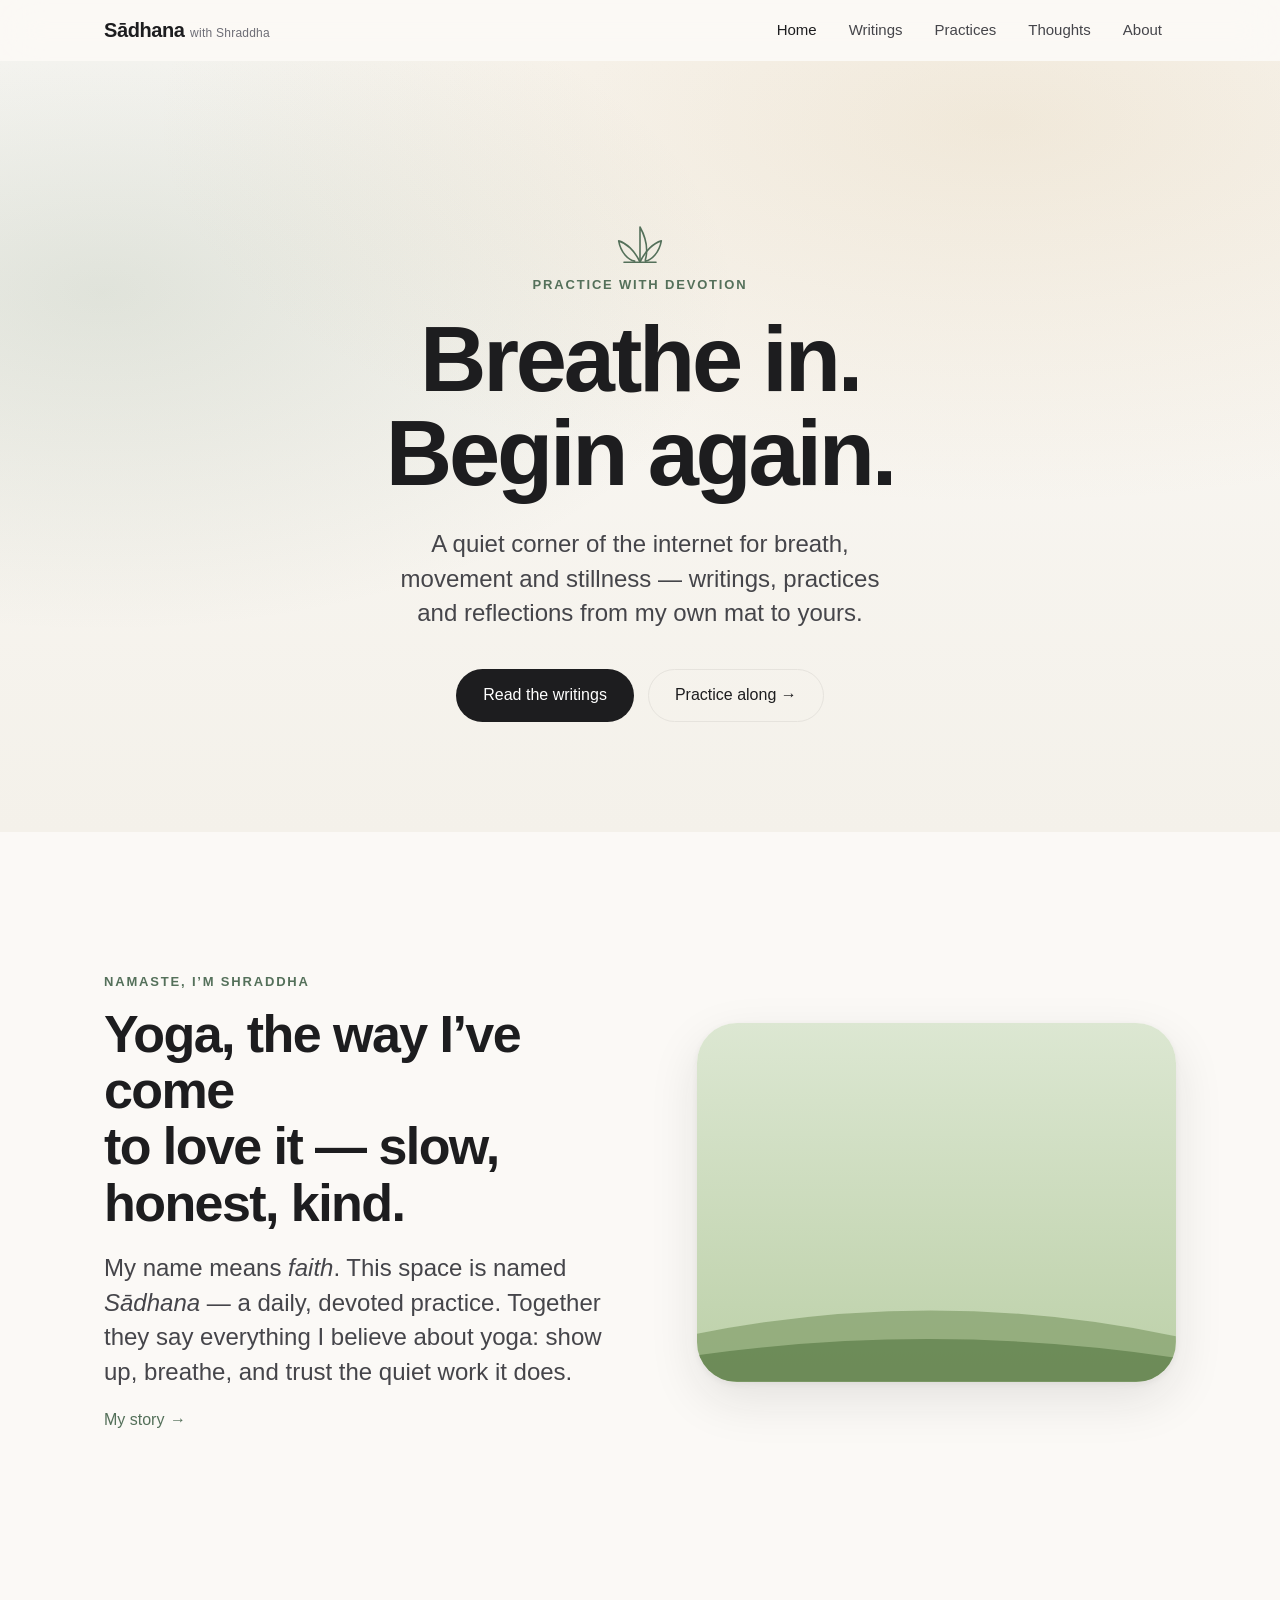
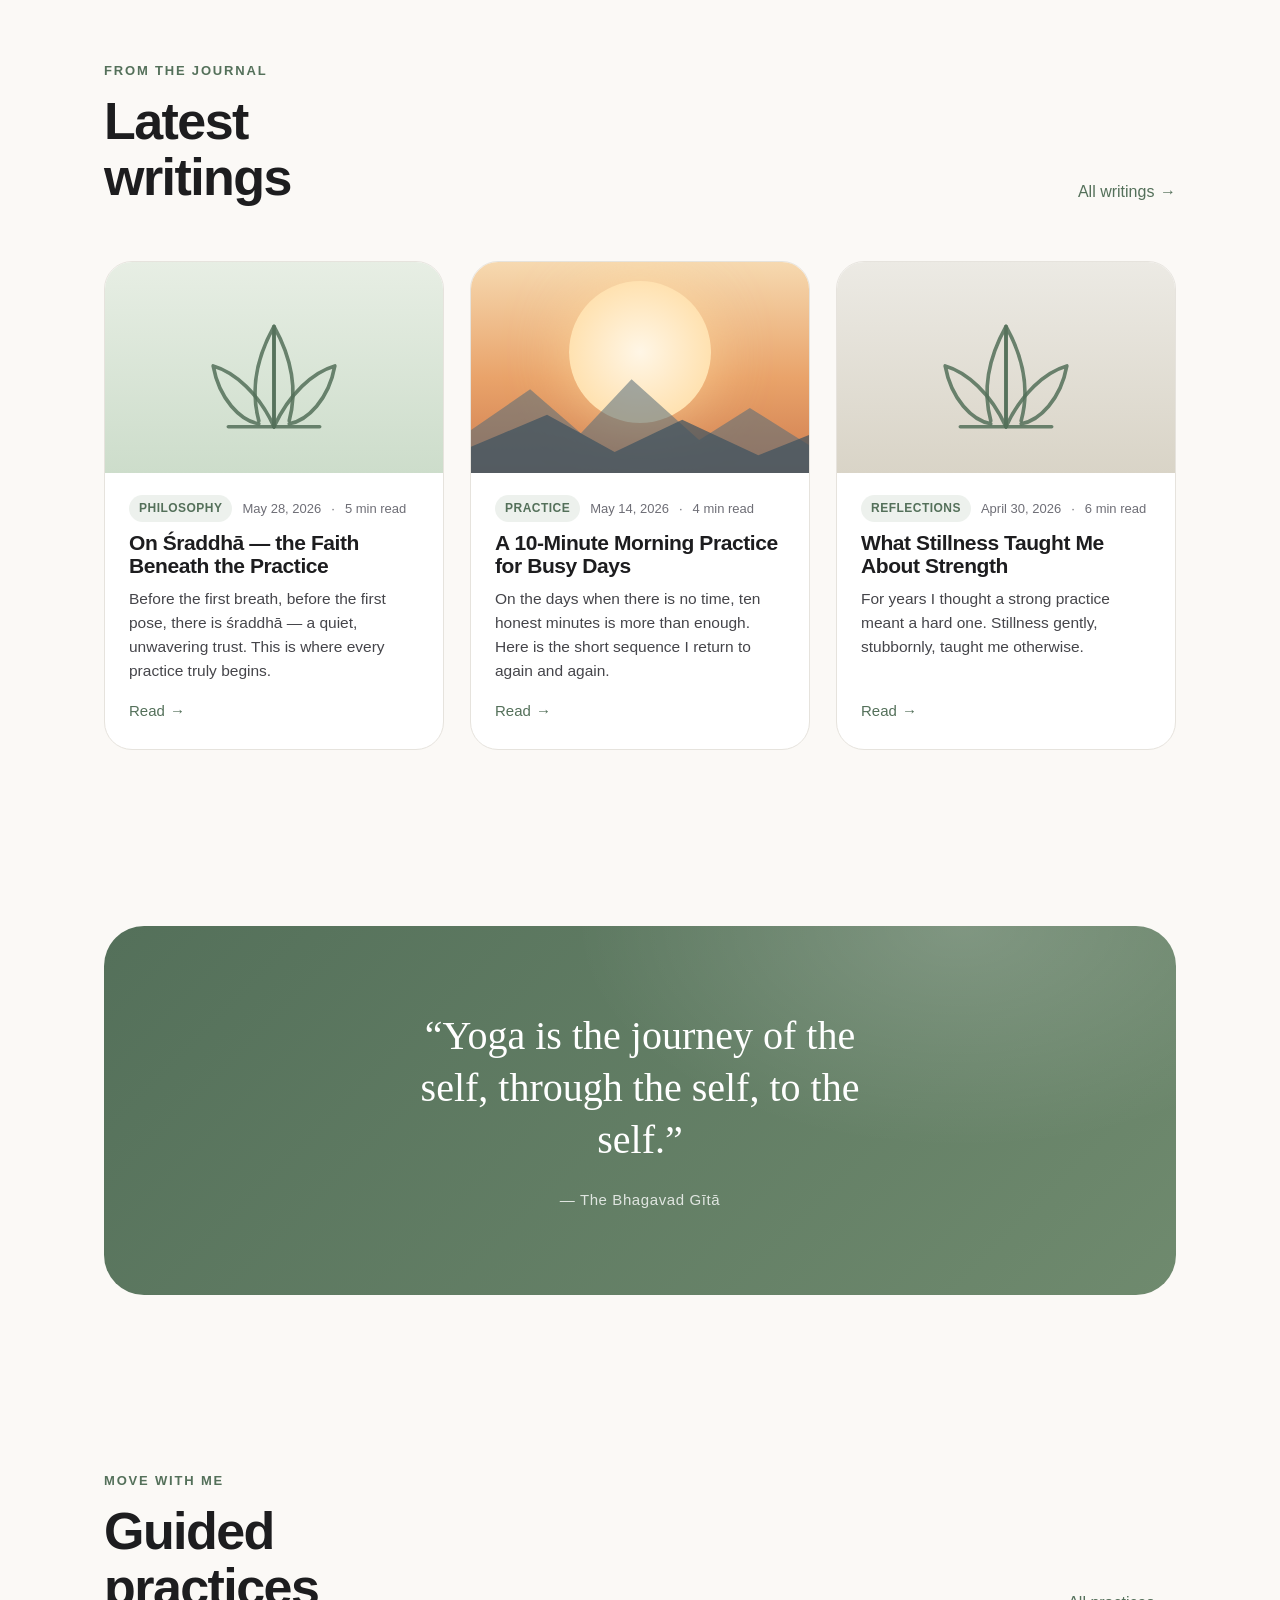
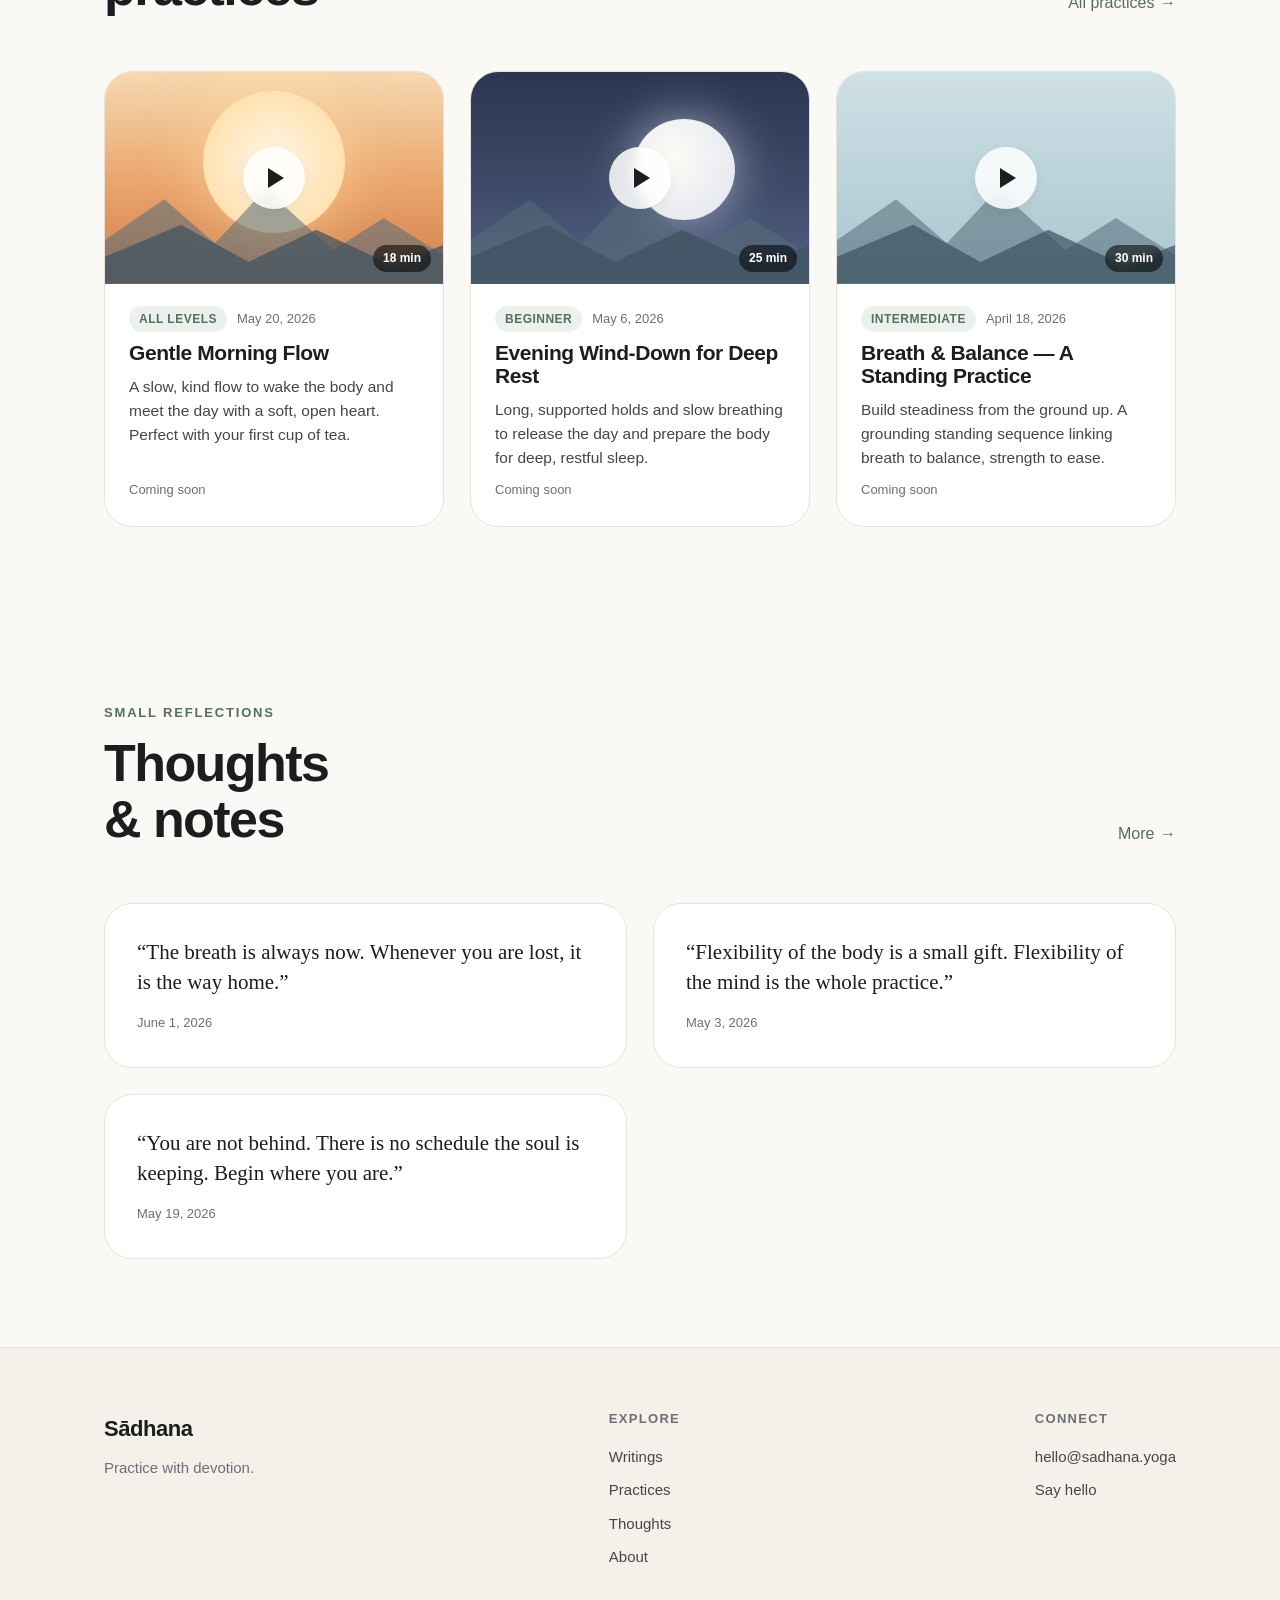
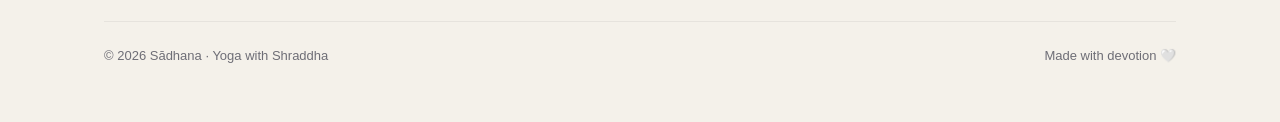
<file: site/index.html>
<!DOCTYPE html>
<html lang="en">
<head>
  <meta charset="UTF-8" />
  <meta name="viewport" content="width=device-width, initial-scale=1" />
  <title>Sādhana — Yoga &amp; Stillness with Shraddha</title>
  <meta name="description" content="A quiet corner of the internet for breath, movement and stillness. Writings, practices and reflections from Shraddha." />
  <link rel="preconnect" href="https://fonts.googleapis.com" />
  <link rel="icon" href="data:image/svg+xml,%3Csvg xmlns='http://www.w3.org/2000/svg' viewBox='0 0 32 32'%3E%3Ctext y='26' font-size='26'%3E%E2%9C%BF%3C/text%3E%3C/svg%3E" />
  <link rel="stylesheet" href="assets/css/styles.css" />
</head>
<body>

  <!-- NAV -->
  <header class="nav">
    <div class="wrap nav__inner">
      <a class="nav__brand" href="index.html">Sādhana <small>with Shraddha</small></a>
      <nav class="nav__links">
        <a href="index.html">Home</a>
        <a href="blog.html">Writings</a>
        <a href="videos.html">Practices</a>
        <a href="thoughts.html">Thoughts</a>
        <a href="about.html">About</a>
      </nav>
      <button class="nav__toggle" aria-label="Menu"><span></span><span></span><span></span></button>
    </div>
  </header>

  <!-- HERO -->
  <section class="hero">
    <div class="hero__bg"></div>
    <div class="wrap hero__inner">
      <svg class="hero__mark" viewBox="0 0 120 120" fill="none" stroke="#54705a" stroke-width="3" stroke-linecap="round" stroke-linejoin="round" data-reveal>
        <path d="M60 96 C60 70 60 44 60 30 C70 48 76 70 70 92"/>
        <path d="M60 96 C70 74 86 60 100 56 C96 78 82 92 70 94"/>
        <path d="M60 96 C50 74 34 60 20 56 C24 78 38 92 50 94"/>
        <path d="M30 96 H90"/>
      </svg>
      <p class="eyebrow" data-reveal data-delay="1">Practice with devotion</p>
      <h1 class="display" data-reveal data-delay="1">Breathe in.<br>Begin again.</h1>
      <p class="lead" data-reveal data-delay="2" data-site="intro"></p>
      <div class="hero__cta" data-reveal data-delay="3">
        <a class="btn btn--primary" href="blog.html">Read the writings</a>
        <a class="btn btn--ghost" href="videos.html">Practice along →</a>
      </div>
    </div>
  </section>

  <!-- FEATURED INTRO / ABOUT TEASER -->
  <section class="section">
    <div class="wrap">
      <div class="feature">
        <div data-reveal>
          <p class="eyebrow">Namaste, I’m Shraddha</p>
          <h2 class="h2" style="margin-top:14px">Yoga, the way I’ve come<br>to love it — slow, honest, kind.</h2>
          <p class="lead" style="margin-top:20px">My name means <em>faith</em>. This space is named <em>Sādhana</em> — a daily, devoted practice. Together they say everything I believe about yoga: show up, breathe, and trust the quiet work it does.</p>
          <p style="margin-top:18px"><a class="link-arrow" href="about.html">My story <span>→</span></a></p>
        </div>
        <div class="feature__art" data-reveal data-delay="1">
          <div class="scene scene--field">
            <svg class="ridge" viewBox="0 0 400 120" preserveAspectRatio="none">
              <path d="M0,120 L0,80 Q200,40 400,82 L400,120Z" fill="rgba(120,150,96,.6)"/>
              <path d="M0,120 L0,98 Q200,70 400,100 L400,120Z" fill="rgba(96,128,76,.75)"/>
            </svg>
          </div>
        </div>
      </div>
    </div>
  </section>

  <!-- LATEST WRITINGS -->
  <section class="section section--tight">
    <div class="wrap">
      <div class="sec-head">
        <div class="sec-head__text" data-reveal>
          <p class="eyebrow">From the journal</p>
          <h2 class="h2" style="margin-top:12px">Latest writings</h2>
        </div>
        <a class="link-arrow" href="blog.html" data-reveal>All writings <span>→</span></a>
      </div>
      <div class="grid grid--3" id="home-blog"></div>
    </div>
  </section>

  <!-- QUOTE BAND -->
  <section class="section--tight">
    <div class="wrap">
      <div class="band" data-reveal>
        <p>“Yoga is the journey of the self, through the self, to the self.”</p>
        <cite>— The Bhagavad Gītā</cite>
      </div>
    </div>
  </section>

  <!-- PRACTICES -->
  <section class="section section--tight">
    <div class="wrap">
      <div class="sec-head">
        <div class="sec-head__text" data-reveal>
          <p class="eyebrow">Move with me</p>
          <h2 class="h2" style="margin-top:12px">Guided practices</h2>
        </div>
        <a class="link-arrow" href="videos.html" data-reveal>All practices <span>→</span></a>
      </div>
      <div class="grid grid--3" id="home-videos"></div>
    </div>
  </section>

  <!-- THOUGHTS -->
  <section class="section section--tight">
    <div class="wrap">
      <div class="sec-head">
        <div class="sec-head__text" data-reveal>
          <p class="eyebrow">Small reflections</p>
          <h2 class="h2" style="margin-top:12px">Thoughts &amp; notes</h2>
        </div>
        <a class="link-arrow" href="thoughts.html" data-reveal>More <span>→</span></a>
      </div>
      <div class="masonry" id="home-thoughts"></div>
    </div>
  </section>

  <!-- FOOTER -->
  <footer class="footer">
    <div class="wrap">
      <div class="footer__grid">
        <div class="footer__brand">
          <div class="name">Sādhana</div>
          <p data-site="tagline"></p>
        </div>
        <div class="footer__col">
          <h4>Explore</h4>
          <a href="blog.html">Writings</a>
          <a href="videos.html">Practices</a>
          <a href="thoughts.html">Thoughts</a>
          <a href="about.html">About</a>
        </div>
        <div class="footer__col">
          <h4>Connect</h4>
          <a href="#" data-site="email"></a>
          <a href="about.html">Say hello</a>
        </div>
      </div>
      <div class="footer__base">
        <span>© <span data-year></span> Sādhana · Yoga with Shraddha</span>
        <span>Made with devotion 🤍</span>
      </div>
    </div>
  </footer>

  <script src="assets/js/content.js"></script>
  <script src="assets/js/main.js"></script>
</body>
</html>
</file>
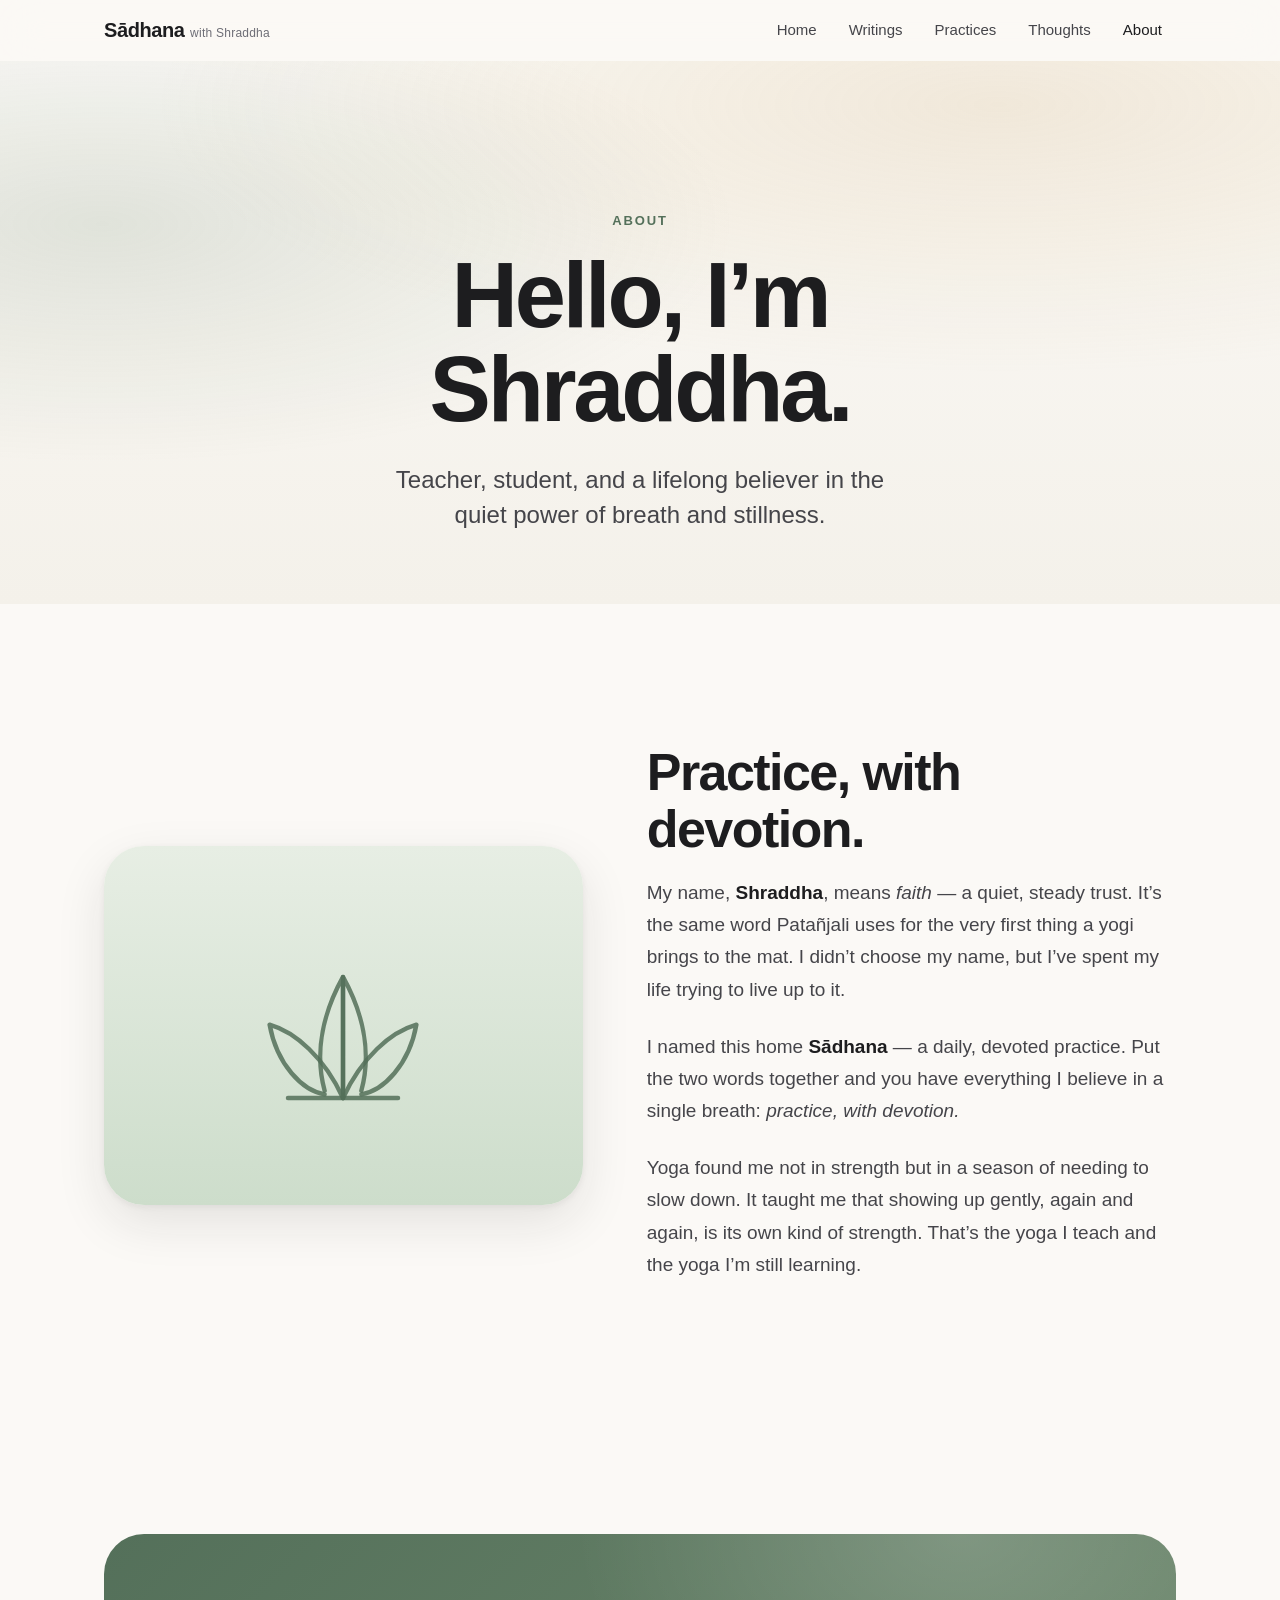
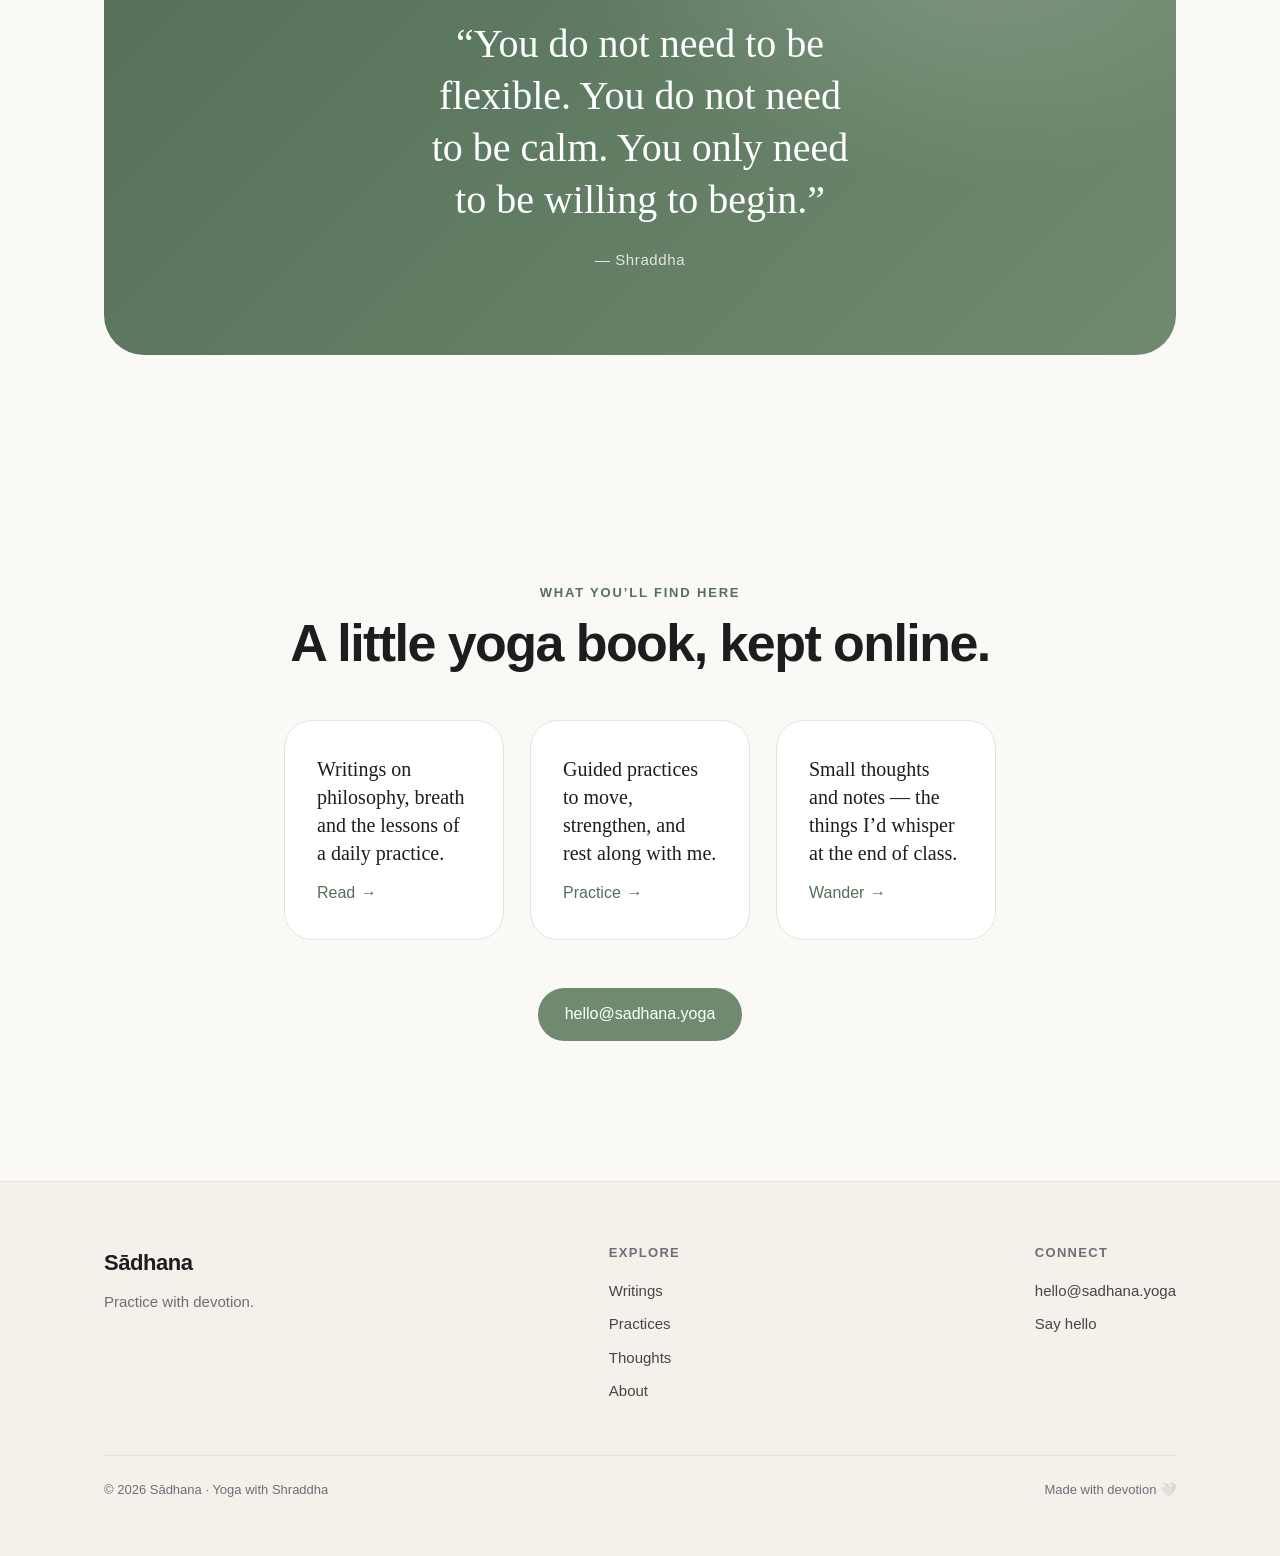
<file: site/about.html>
<!DOCTYPE html>
<html lang="en">
<head>
  <meta charset="UTF-8" />
  <meta name="viewport" content="width=device-width, initial-scale=1" />
  <title>About — Sādhana</title>
  <meta name="description" content="The story behind Sādhana and Shraddha — practice, with devotion." />
  <link rel="icon" href="data:image/svg+xml,%3Csvg xmlns='http://www.w3.org/2000/svg' viewBox='0 0 32 32'%3E%3Ctext y='26' font-size='26'%3E%E2%9C%BF%3C/text%3E%3C/svg%3E" />
  <link rel="stylesheet" href="assets/css/styles.css" />
</head>
<body>
  <header class="nav">
    <div class="wrap nav__inner">
      <a class="nav__brand" href="index.html">Sādhana <small>with Shraddha</small></a>
      <nav class="nav__links">
        <a href="index.html">Home</a>
        <a href="blog.html">Writings</a>
        <a href="videos.html">Practices</a>
        <a href="thoughts.html">Thoughts</a>
        <a href="about.html">About</a>
      </nav>
      <button class="nav__toggle" aria-label="Menu"><span></span><span></span><span></span></button>
    </div>
  </header>

  <section class="hero">
    <div class="hero__bg"></div>
    <div class="wrap hero__inner" style="padding-bottom:clamp(40px,6vw,72px)">
      <p class="eyebrow" data-reveal>About</p>
      <h1 class="display" data-reveal data-delay="1">Hello, I’m<br>Shraddha.</h1>
      <p class="lead" data-reveal data-delay="2" style="max-width:40ch">Teacher, student, and a lifelong believer in the quiet power of breath and stillness.</p>
    </div>
  </section>

  <section class="section">
    <div class="wrap">
      <div class="feature feature--rev">
        <div class="feature__art" data-reveal>
          <div class="scene scene--lotus">
            <svg viewBox="0 0 120 120" style="position:absolute;left:50%;top:52%;width:46%;transform:translate(-50%,-50%)" fill="none" stroke="rgba(84,112,90,.85)" stroke-width="2.4" stroke-linecap="round" stroke-linejoin="round">
              <path d="M60 96 C60 70 60 44 60 30 C70 48 76 70 70 92"/>
              <path d="M60 96 C70 74 86 60 100 56 C96 78 82 92 70 94"/>
              <path d="M60 96 C50 74 34 60 20 56 C24 78 38 92 50 94"/>
              <path d="M60 96 C60 44 60 44 60 30 C50 48 44 70 50 92"/>
              <path d="M30 96 H90"/>
            </svg>
          </div>
        </div>
        <div data-reveal data-delay="1">
          <h2 class="h2">Practice, with devotion.</h2>
          <div class="prose" style="margin-top:20px">
            <p>My name, <strong>Shraddha</strong>, means <em>faith</em> — a quiet, steady trust. It’s the same word Patañjali uses for the very first thing a yogi brings to the mat. I didn’t choose my name, but I’ve spent my life trying to live up to it.</p>
            <p>I named this home <strong>Sādhana</strong> — a daily, devoted practice. Put the two words together and you have everything I believe in a single breath: <em>practice, with devotion.</em></p>
            <p>Yoga found me not in strength but in a season of needing to slow down. It taught me that showing up gently, again and again, is its own kind of strength. That’s the yoga I teach and the yoga I’m still learning.</p>
          </div>
        </div>
      </div>
    </div>
  </section>

  <section class="section--tight">
    <div class="wrap">
      <div class="band" data-reveal>
        <p>“You do not need to be flexible. You do not need to be calm. You only need to be willing to begin.”</p>
        <cite>— Shraddha</cite>
      </div>
    </div>
  </section>

  <section class="section">
    <div class="wrap" style="max-width:760px;margin:0 auto;text-align:center">
      <p class="eyebrow" data-reveal>What you’ll find here</p>
      <h2 class="h2" data-reveal data-delay="1" style="margin-top:12px">A little yoga book, kept online.</h2>
      <div class="grid grid--3" style="margin-top:48px;text-align:left">
        <div class="thought" data-reveal><p class="serif" style="font-size:20px">Writings on philosophy, breath and the lessons of a daily practice.</p><a class="link-arrow" href="blog.html" style="margin-top:14px;display:inline-flex">Read <span>→</span></a></div>
        <div class="thought" data-reveal data-delay="1"><p class="serif" style="font-size:20px">Guided practices to move, strengthen, and rest along with me.</p><a class="link-arrow" href="videos.html" style="margin-top:14px;display:inline-flex">Practice <span>→</span></a></div>
        <div class="thought" data-reveal data-delay="2"><p class="serif" style="font-size:20px">Small thoughts and notes — the things I’d whisper at the end of class.</p><a class="link-arrow" href="thoughts.html" style="margin-top:14px;display:inline-flex">Wander <span>→</span></a></div>
      </div>
      <div style="margin-top:48px" data-reveal>
        <a class="btn btn--sage" href="#" data-site="email"></a>
      </div>
    </div>
  </section>

  <footer class="footer">
    <div class="wrap">
      <div class="footer__grid">
        <div class="footer__brand"><div class="name">Sādhana</div><p data-site="tagline"></p></div>
        <div class="footer__col"><h4>Explore</h4>
          <a href="blog.html">Writings</a><a href="videos.html">Practices</a>
          <a href="thoughts.html">Thoughts</a><a href="about.html">About</a></div>
        <div class="footer__col"><h4>Connect</h4>
          <a href="#" data-site="email"></a><a href="about.html">Say hello</a></div>
      </div>
      <div class="footer__base">
        <span>© <span data-year></span> Sādhana · Yoga with Shraddha</span>
        <span>Made with devotion 🤍</span>
      </div>
    </div>
  </footer>

  <script src="assets/js/content.js"></script>
  <script src="assets/js/main.js"></script>
</body>
</html>
</file>
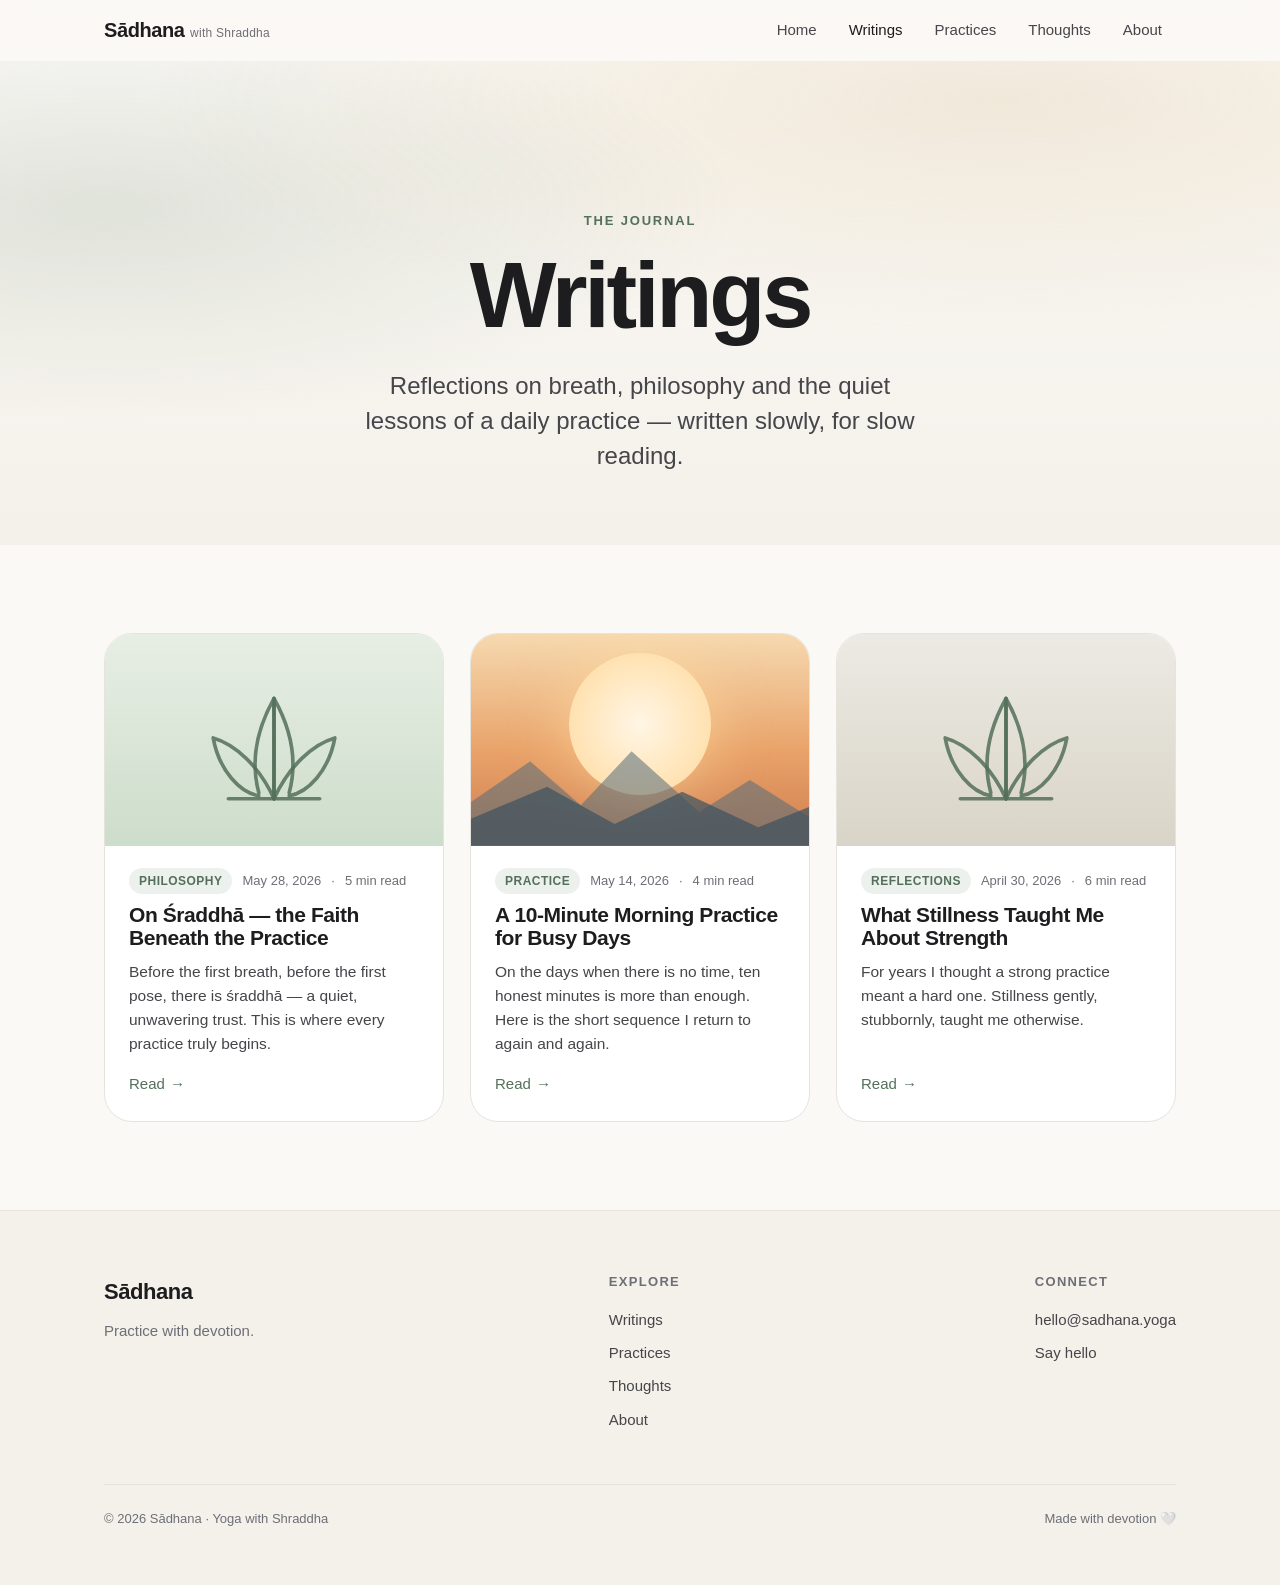
<file: site/blog.html>
<!DOCTYPE html>
<html lang="en">
<head>
  <meta charset="UTF-8" />
  <meta name="viewport" content="width=device-width, initial-scale=1" />
  <title>Writings — Sādhana</title>
  <meta name="description" content="Writings on yoga, breath, philosophy and stillness by Shraddha." />
  <link rel="icon" href="data:image/svg+xml,%3Csvg xmlns='http://www.w3.org/2000/svg' viewBox='0 0 32 32'%3E%3Ctext y='26' font-size='26'%3E%E2%9C%BF%3C/text%3E%3C/svg%3E" />
  <link rel="stylesheet" href="assets/css/styles.css" />
</head>
<body>
  <header class="nav">
    <div class="wrap nav__inner">
      <a class="nav__brand" href="index.html">Sādhana <small>with Shraddha</small></a>
      <nav class="nav__links">
        <a href="index.html">Home</a>
        <a href="blog.html">Writings</a>
        <a href="videos.html">Practices</a>
        <a href="thoughts.html">Thoughts</a>
        <a href="about.html">About</a>
      </nav>
      <button class="nav__toggle" aria-label="Menu"><span></span><span></span><span></span></button>
    </div>
  </header>

  <section class="hero">
    <div class="hero__bg"></div>
    <div class="wrap hero__inner" style="padding-bottom:clamp(40px,6vw,72px)">
      <p class="eyebrow" data-reveal>The journal</p>
      <h1 class="display" data-reveal data-delay="1">Writings</h1>
      <p class="lead" data-reveal data-delay="2" style="max-width:42ch">Reflections on breath, philosophy and the quiet lessons of a daily practice — written slowly, for slow reading.</p>
    </div>
  </section>

  <section class="section section--tight">
    <div class="wrap">
      <div class="grid grid--3" id="all-blog"></div>
    </div>
  </section>

  <footer class="footer">
    <div class="wrap">
      <div class="footer__grid">
        <div class="footer__brand"><div class="name">Sādhana</div><p data-site="tagline"></p></div>
        <div class="footer__col"><h4>Explore</h4>
          <a href="blog.html">Writings</a><a href="videos.html">Practices</a>
          <a href="thoughts.html">Thoughts</a><a href="about.html">About</a></div>
        <div class="footer__col"><h4>Connect</h4>
          <a href="#" data-site="email"></a><a href="about.html">Say hello</a></div>
      </div>
      <div class="footer__base">
        <span>© <span data-year></span> Sādhana · Yoga with Shraddha</span>
        <span>Made with devotion 🤍</span>
      </div>
    </div>
  </footer>

  <script src="assets/js/content.js"></script>
  <script src="assets/js/main.js"></script>
</body>
</html>
</file>
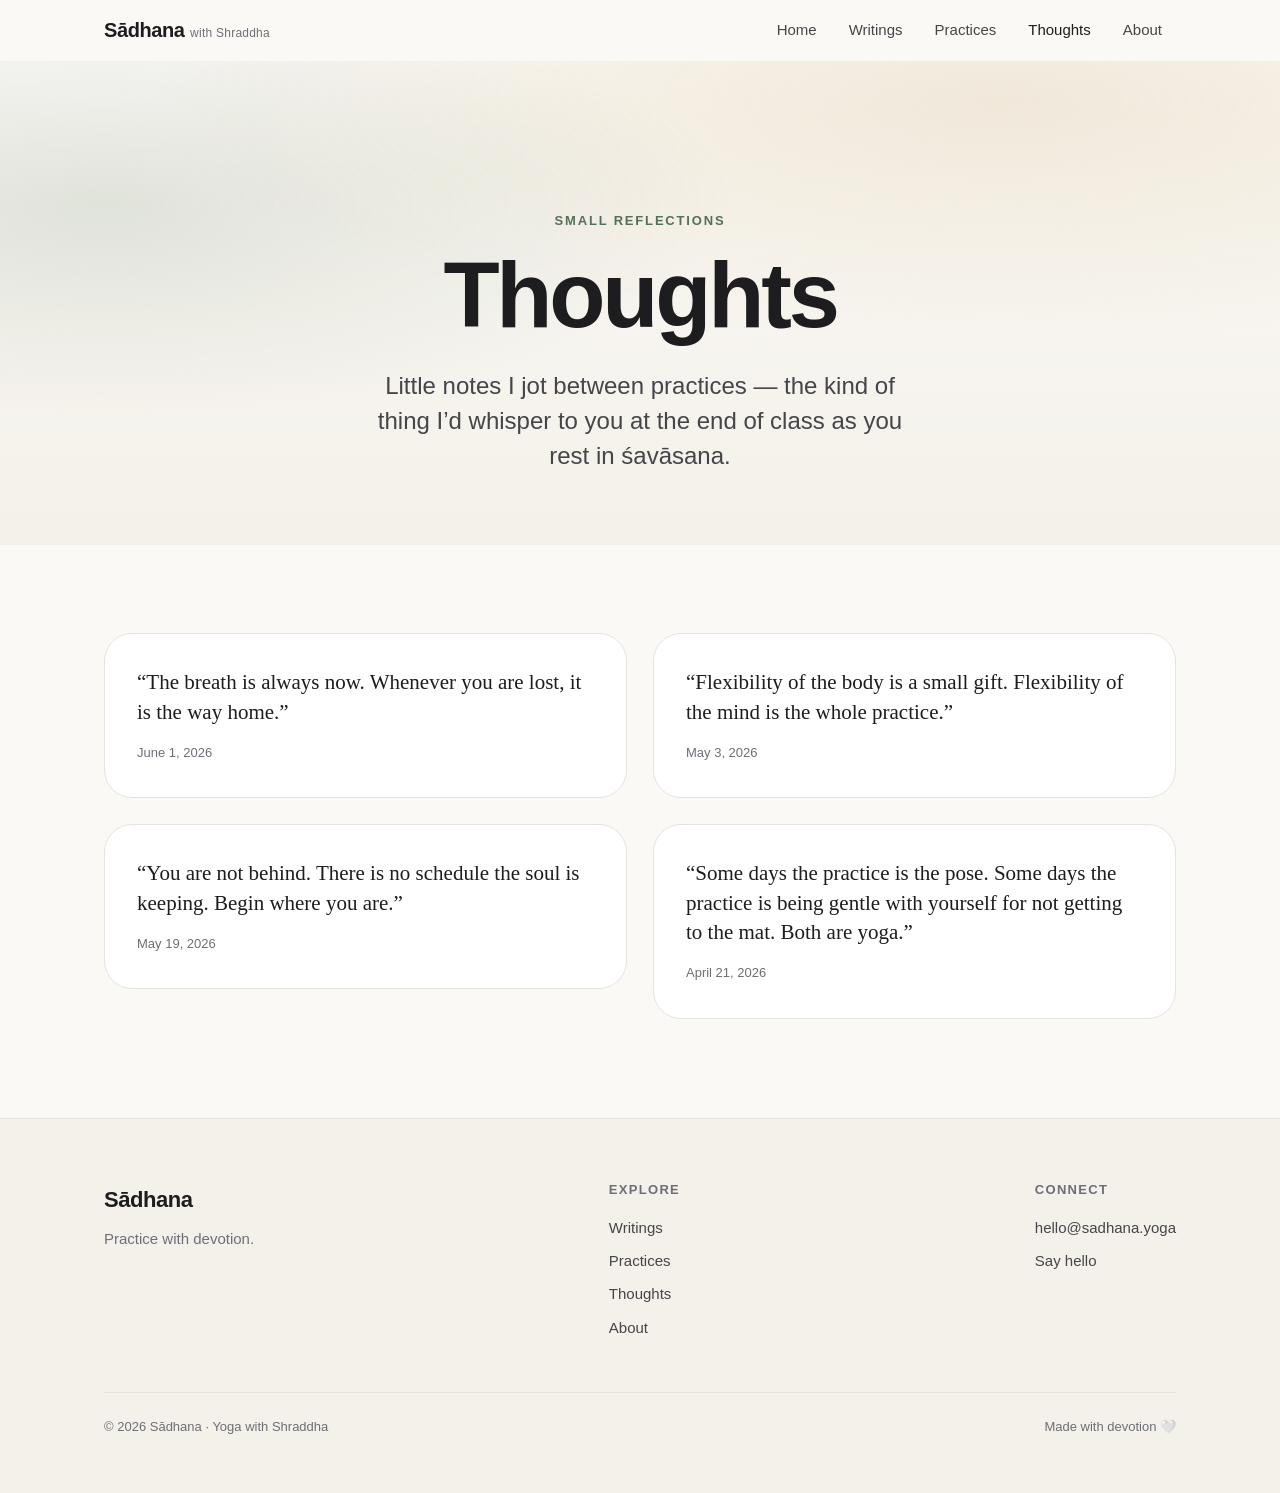
<file: site/thoughts.html>
<!DOCTYPE html>
<html lang="en">
<head>
  <meta charset="UTF-8" />
  <meta name="viewport" content="width=device-width, initial-scale=1" />
  <title>Thoughts — Sādhana</title>
  <meta name="description" content="Short reflections and notes on yoga, breath and being, by Shraddha." />
  <link rel="icon" href="data:image/svg+xml,%3Csvg xmlns='http://www.w3.org/2000/svg' viewBox='0 0 32 32'%3E%3Ctext y='26' font-size='26'%3E%E2%9C%BF%3C/text%3E%3C/svg%3E" />
  <link rel="stylesheet" href="assets/css/styles.css" />
</head>
<body>
  <header class="nav">
    <div class="wrap nav__inner">
      <a class="nav__brand" href="index.html">Sādhana <small>with Shraddha</small></a>
      <nav class="nav__links">
        <a href="index.html">Home</a>
        <a href="blog.html">Writings</a>
        <a href="videos.html">Practices</a>
        <a href="thoughts.html">Thoughts</a>
        <a href="about.html">About</a>
      </nav>
      <button class="nav__toggle" aria-label="Menu"><span></span><span></span><span></span></button>
    </div>
  </header>

  <section class="hero">
    <div class="hero__bg"></div>
    <div class="wrap hero__inner" style="padding-bottom:clamp(40px,6vw,72px)">
      <p class="eyebrow" data-reveal>Small reflections</p>
      <h1 class="display" data-reveal data-delay="1">Thoughts</h1>
      <p class="lead" data-reveal data-delay="2" style="max-width:42ch">Little notes I jot between practices — the kind of thing I’d whisper to you at the end of class as you rest in śavāsana.</p>
    </div>
  </section>

  <section class="section section--tight">
    <div class="wrap">
      <div class="masonry" id="all-thoughts"></div>
    </div>
  </section>

  <footer class="footer">
    <div class="wrap">
      <div class="footer__grid">
        <div class="footer__brand"><div class="name">Sādhana</div><p data-site="tagline"></p></div>
        <div class="footer__col"><h4>Explore</h4>
          <a href="blog.html">Writings</a><a href="videos.html">Practices</a>
          <a href="thoughts.html">Thoughts</a><a href="about.html">About</a></div>
        <div class="footer__col"><h4>Connect</h4>
          <a href="#" data-site="email"></a><a href="about.html">Say hello</a></div>
      </div>
      <div class="footer__base">
        <span>© <span data-year></span> Sādhana · Yoga with Shraddha</span>
        <span>Made with devotion 🤍</span>
      </div>
    </div>
  </footer>

  <script src="assets/js/content.js"></script>
  <script src="assets/js/main.js"></script>
</body>
</html>
</file>
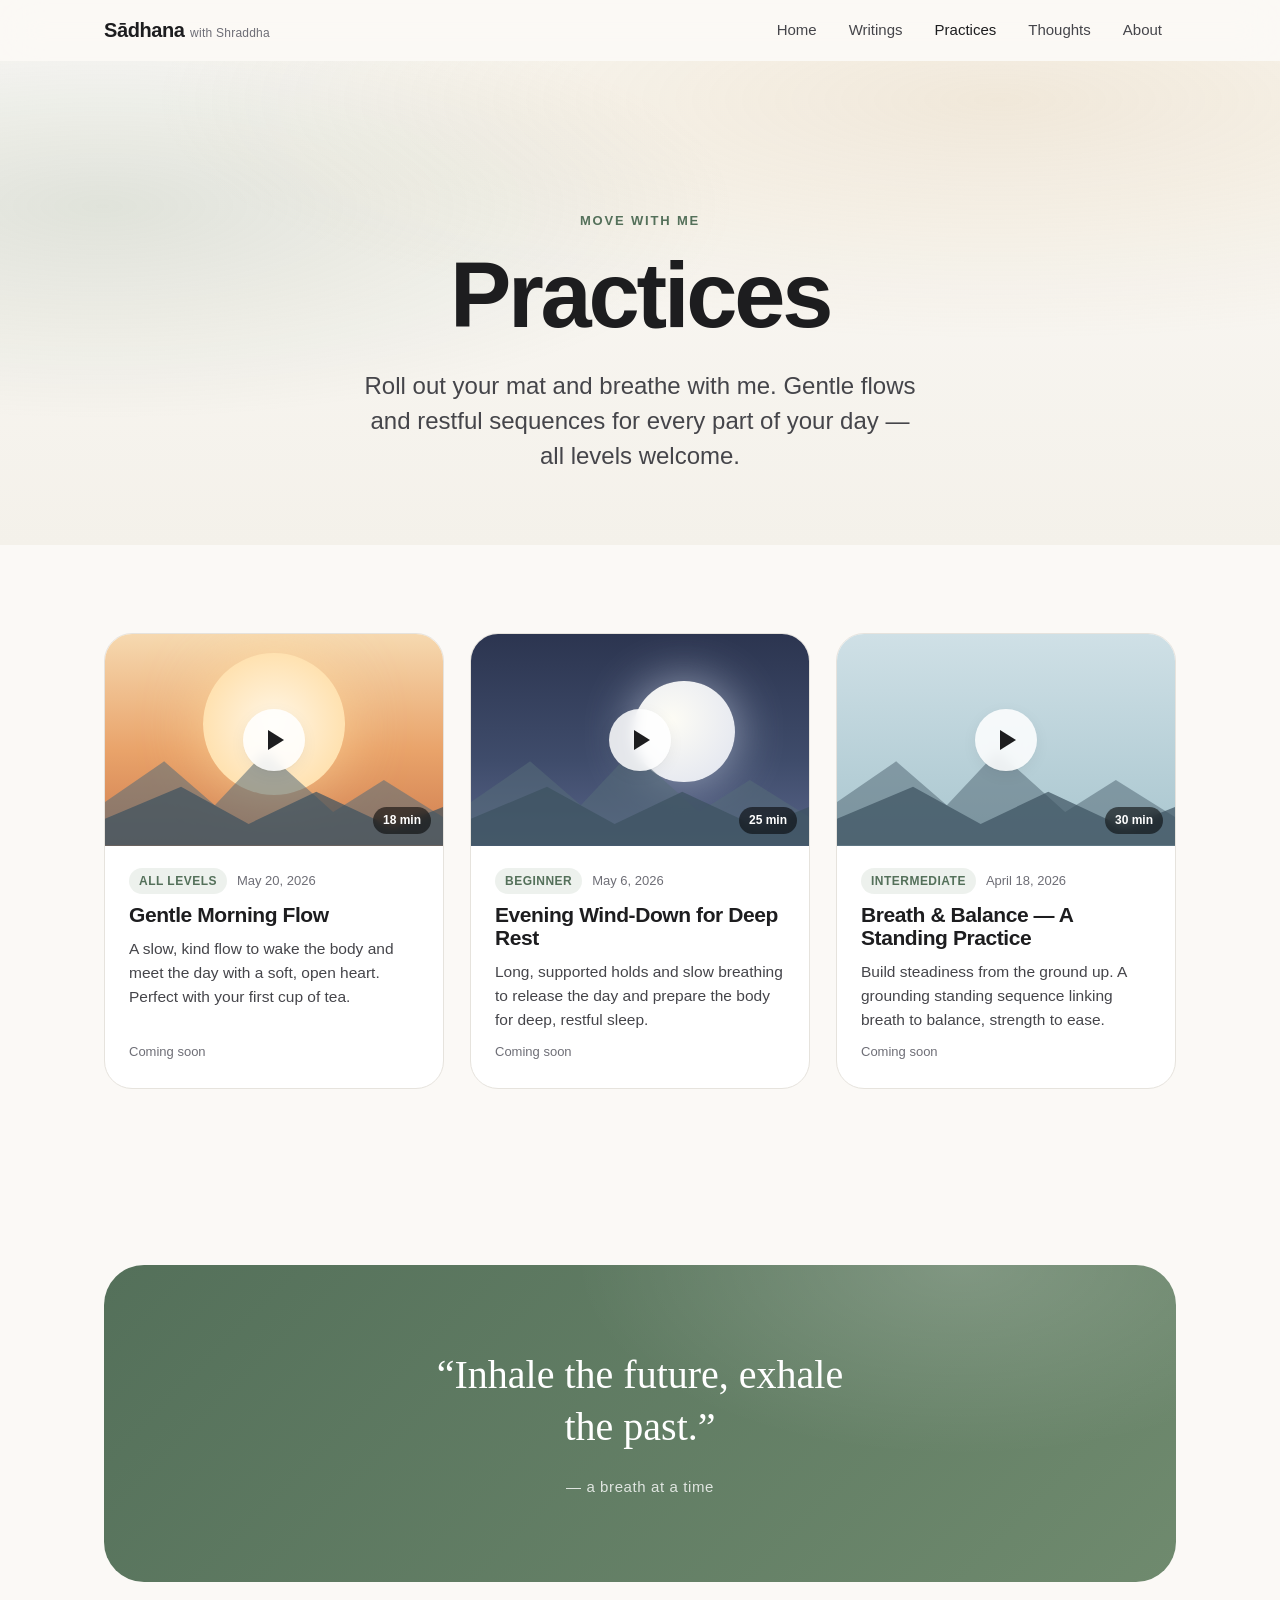
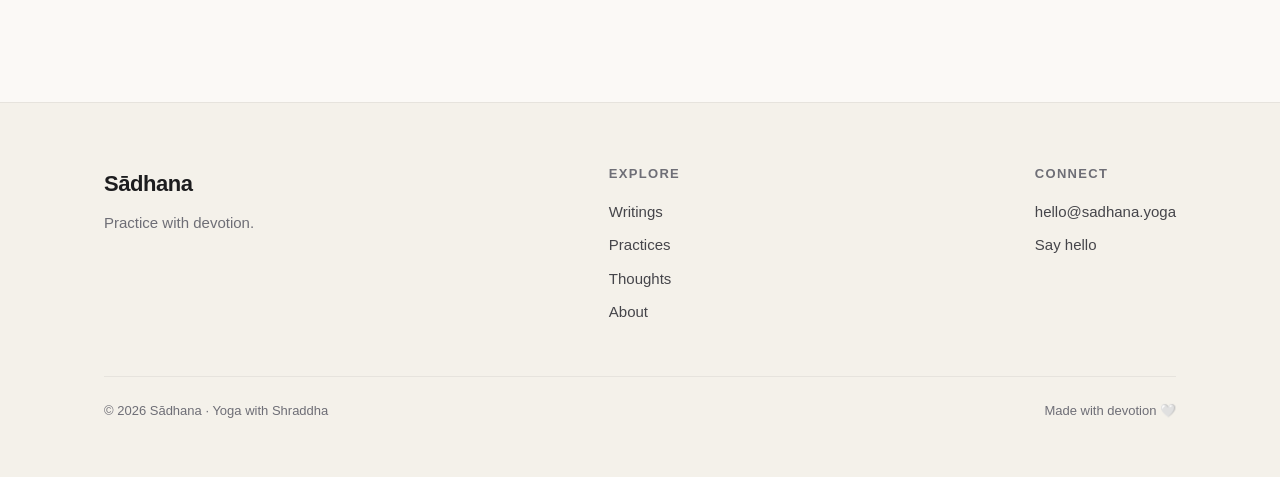
<file: site/videos.html>
<!DOCTYPE html>
<html lang="en">
<head>
  <meta charset="UTF-8" />
  <meta name="viewport" content="width=device-width, initial-scale=1" />
  <title>Practices — Sādhana</title>
  <meta name="description" content="Guided yoga practices and videos with Shraddha — for mornings, evenings, balance and rest." />
  <link rel="icon" href="data:image/svg+xml,%3Csvg xmlns='http://www.w3.org/2000/svg' viewBox='0 0 32 32'%3E%3Ctext y='26' font-size='26'%3E%E2%9C%BF%3C/text%3E%3C/svg%3E" />
  <link rel="stylesheet" href="assets/css/styles.css" />
</head>
<body>
  <header class="nav">
    <div class="wrap nav__inner">
      <a class="nav__brand" href="index.html">Sādhana <small>with Shraddha</small></a>
      <nav class="nav__links">
        <a href="index.html">Home</a>
        <a href="blog.html">Writings</a>
        <a href="videos.html">Practices</a>
        <a href="thoughts.html">Thoughts</a>
        <a href="about.html">About</a>
      </nav>
      <button class="nav__toggle" aria-label="Menu"><span></span><span></span><span></span></button>
    </div>
  </header>

  <section class="hero">
    <div class="hero__bg"></div>
    <div class="wrap hero__inner" style="padding-bottom:clamp(40px,6vw,72px)">
      <p class="eyebrow" data-reveal>Move with me</p>
      <h1 class="display" data-reveal data-delay="1">Practices</h1>
      <p class="lead" data-reveal data-delay="2" style="max-width:42ch">Roll out your mat and breathe with me. Gentle flows and restful sequences for every part of your day — all levels welcome.</p>
    </div>
  </section>

  <section class="section section--tight">
    <div class="wrap">
      <div class="grid grid--3" id="all-videos"></div>
    </div>
  </section>

  <section class="section--tight" style="padding-bottom:clamp(72px,10vw,120px)">
    <div class="wrap">
      <div class="band" data-reveal>
        <p>“Inhale the future, exhale the past.”</p>
        <cite>— a breath at a time</cite>
      </div>
    </div>
  </section>

  <footer class="footer">
    <div class="wrap">
      <div class="footer__grid">
        <div class="footer__brand"><div class="name">Sādhana</div><p data-site="tagline"></p></div>
        <div class="footer__col"><h4>Explore</h4>
          <a href="blog.html">Writings</a><a href="videos.html">Practices</a>
          <a href="thoughts.html">Thoughts</a><a href="about.html">About</a></div>
        <div class="footer__col"><h4>Connect</h4>
          <a href="#" data-site="email"></a><a href="about.html">Say hello</a></div>
      </div>
      <div class="footer__base">
        <span>© <span data-year></span> Sādhana · Yoga with Shraddha</span>
        <span>Made with devotion 🤍</span>
      </div>
    </div>
  </footer>

  <script src="assets/js/content.js"></script>
  <script src="assets/js/main.js"></script>
</body>
</html>
</file>
<file: site/assets/css/styles.css>
/* =============================================================================
   Sādhana — Stylesheet
   An Apple-inspired design system: calm, spacious, typographic.
   ============================================================================= */

/* ----------------------------------------------------------------- Tokens */
:root {
  /* Palette — warm sand, deep ink, sage accent */
  --ink:        #1d1d1f;
  --ink-soft:   #45454a;
  --ink-faint:  #6e6e76;
  --line:       #e6e3dd;
  --paper:      #fbf9f6;
  --paper-2:    #f4f1ea;
  --white:      #ffffff;
  --sage:       #6f8a6e;
  --sage-deep:  #54705a;
  --clay:       #c08457;
  --gold:       #c8a86b;

  /* Type */
  --sans: -apple-system, BlinkMacSystemFont, "SF Pro Display", "SF Pro Text",
          "Segoe UI", Roboto, Helvetica, Arial, sans-serif;
  --serif: "New York", "Iowan Old Style", "Palatino Linotype", "Georgia", serif;

  /* Rhythm */
  --r-sm: 12px;
  --r-md: 18px;
  --r-lg: 28px;
  --r-xl: 40px;
  --shadow-sm: 0 1px 2px rgba(29,29,31,.04), 0 4px 16px rgba(29,29,31,.05);
  --shadow-md: 0 2px 6px rgba(29,29,31,.06), 0 18px 50px rgba(29,29,31,.10);
  --ease: cubic-bezier(.22,.61,.36,1);

  --maxw: 1120px;
}

/* ----------------------------------------------------------------- Reset */
*, *::before, *::after { box-sizing: border-box; }
* { margin: 0; }
html { -webkit-text-size-adjust: 100%; scroll-behavior: smooth; }
body {
  font-family: var(--sans);
  color: var(--ink);
  background: var(--paper);
  line-height: 1.55;
  -webkit-font-smoothing: antialiased;
  text-rendering: optimizeLegibility;
}
img, svg { display: block; max-width: 100%; }
a { color: inherit; text-decoration: none; }
button { font: inherit; cursor: pointer; }

::selection { background: rgba(111,138,110,.22); }

/* ----------------------------------------------------------------- Layout */
.wrap { width: 100%; max-width: var(--maxw); margin: 0 auto; padding: 0 24px; }
.section { padding: clamp(72px, 11vw, 140px) 0; }
.section--tight { padding: clamp(48px, 7vw, 88px) 0; }

.eyebrow {
  font-size: 13px; letter-spacing: .14em; text-transform: uppercase;
  font-weight: 600; color: var(--sage-deep);
}

/* ----------------------------------------------------------------- Type */
h1, h2, h3, h4 { line-height: 1.08; letter-spacing: -.02em; font-weight: 600; }
.display {
  font-size: clamp(44px, 8vw, 92px);
  line-height: 1.02; letter-spacing: -.035em; font-weight: 600;
}
.h2 { font-size: clamp(30px, 4.4vw, 52px); letter-spacing: -.03em; }
.h3 { font-size: clamp(22px, 2.6vw, 30px); }
.lead {
  font-size: clamp(19px, 2.2vw, 24px); color: var(--ink-soft);
  line-height: 1.45; font-weight: 400;
}
.serif { font-family: var(--serif); }

/* ----------------------------------------------------------------- Buttons */
.btn {
  display: inline-flex; align-items: center; gap: .5em;
  padding: 13px 26px; border-radius: 980px; font-size: 16px; font-weight: 500;
  border: 1px solid transparent; transition: transform .25s var(--ease),
    background .25s var(--ease), box-shadow .25s var(--ease), color .25s var(--ease);
}
.btn--primary { background: var(--ink); color: var(--white); }
.btn--primary:hover { background: #000; transform: translateY(-1px); box-shadow: var(--shadow-sm); }
.btn--ghost { background: transparent; color: var(--ink); border-color: var(--line); }
.btn--ghost:hover { border-color: var(--ink); transform: translateY(-1px); }
.btn--sage { background: var(--sage); color: #fff; }
.btn--sage:hover { background: var(--sage-deep); transform: translateY(-1px); box-shadow: var(--shadow-sm); }
.link-arrow { color: var(--sage-deep); font-weight: 500; display: inline-flex; gap: .35em; align-items:center; }
.link-arrow span { transition: transform .25s var(--ease); }
.link-arrow:hover span { transform: translateX(4px); }

/* ----------------------------------------------------------------- Nav */
.nav {
  position: sticky; top: 0; z-index: 100;
  backdrop-filter: saturate(180%) blur(20px);
  -webkit-backdrop-filter: saturate(180%) blur(20px);
  background: rgba(251,249,246,.72);
  border-bottom: 1px solid transparent;
  transition: border-color .3s var(--ease), background .3s var(--ease);
}
.nav.is-scrolled { border-bottom-color: var(--line); }
.nav__inner { display: flex; align-items: center; justify-content: space-between; height: 60px; }
.nav__brand { display: flex; align-items: baseline; gap: .5ch; font-weight: 600; font-size: 20px; letter-spacing: -.02em; }
.nav__brand small { font-size: 12px; color: var(--ink-faint); font-weight: 500; letter-spacing: .02em; }
.nav__links { display: flex; gap: 4px; align-items: center; }
.nav__links a {
  padding: 8px 14px; border-radius: 980px; font-size: 15px; color: var(--ink-soft);
  transition: color .2s var(--ease), background .2s var(--ease);
}
.nav__links a:hover { color: var(--ink); background: rgba(0,0,0,.04); }
.nav__links a.is-active { color: var(--ink); font-weight: 500; }
.nav__toggle { display: none; background: none; border: 0; padding: 8px; }
.nav__toggle span { display: block; width: 22px; height: 1.6px; background: var(--ink); margin: 5px 0; transition: .3s var(--ease); }

@media (max-width: 760px) {
  .nav__toggle { display: block; }
  .nav__links {
    position: fixed; inset: 60px 0 auto 0; flex-direction: column; gap: 0;
    background: rgba(251,249,246,.96); backdrop-filter: blur(20px);
    padding: 12px 16px 20px; border-bottom: 1px solid var(--line);
    transform: translateY(-12px); opacity: 0; pointer-events: none;
    transition: .3s var(--ease);
  }
  .nav__links.is-open { transform: none; opacity: 1; pointer-events: auto; }
  .nav__links a { width: 100%; padding: 14px; font-size: 17px; }
}

/* ----------------------------------------------------------------- Hero */
.hero { position: relative; overflow: hidden; }
.hero__bg {
  position: absolute; inset: 0; z-index: -1;
  background:
    radial-gradient(120% 90% at 78% 8%, rgba(200,168,107,.20), transparent 55%),
    radial-gradient(90% 80% at 8% 30%, rgba(111,138,110,.18), transparent 55%),
    linear-gradient(180deg, var(--paper) 0%, var(--paper-2) 100%);
}
.hero__inner { padding: clamp(72px,12vw,150px) 0 clamp(60px,9vw,110px); text-align: center; }
.hero .display { max-width: 16ch; margin: 18px auto 0; }
.hero .lead { max-width: 38ch; margin: 26px auto 0; }
.hero__cta { display: flex; gap: 14px; justify-content: center; margin-top: 38px; flex-wrap: wrap; }
.hero__mark { width: 64px; height: 64px; margin: 0 auto; }

/* ----------------------------------------------------------------- Grid + cards */
.grid { display: grid; gap: 26px; }
.grid--3 { grid-template-columns: repeat(3, 1fr); }
.grid--2 { grid-template-columns: repeat(2, 1fr); }
@media (max-width: 900px) { .grid--3 { grid-template-columns: repeat(2,1fr); } }
@media (max-width: 640px) { .grid--3, .grid--2 { grid-template-columns: 1fr; } }

.card {
  background: var(--white); border: 1px solid var(--line); border-radius: var(--r-lg);
  overflow: hidden; display: flex; flex-direction: column;
  transition: transform .35s var(--ease), box-shadow .35s var(--ease), border-color .35s var(--ease);
}
.card:hover { transform: translateY(-4px); box-shadow: var(--shadow-md); border-color: transparent; }
.card__art { aspect-ratio: 16/10; position: relative; overflow: hidden; }
.card__art .scene { position: absolute; inset: 0; }
.card__body { padding: 22px 24px 26px; display: flex; flex-direction: column; gap: 10px; flex: 1; }
.card__meta { font-size: 13px; color: var(--ink-faint); display: flex; gap: 10px; align-items: center; flex-wrap: wrap; }
.card__title { font-size: 21px; letter-spacing: -.02em; }
.card__excerpt { color: var(--ink-soft); font-size: 15.5px; }
.card__body .link-arrow { margin-top: auto; padding-top: 6px; font-size: 15px; }
.chip {
  display: inline-block; font-size: 12px; font-weight: 600; letter-spacing: .04em;
  text-transform: uppercase; color: var(--sage-deep);
  background: rgba(111,138,110,.12); padding: 4px 10px; border-radius: 980px;
}

/* Video play badge */
.play-badge {
  position: absolute; inset: 0; display: grid; place-items: center;
}
.play-badge i {
  width: 62px; height: 62px; border-radius: 50%; display: grid; place-items: center;
  background: rgba(255,255,255,.85); backdrop-filter: blur(6px); box-shadow: var(--shadow-sm);
  transition: transform .3s var(--ease), background .3s var(--ease);
}
.card:hover .play-badge i { transform: scale(1.08); background: #fff; }
.play-badge i::after { content:""; width:0;height:0; margin-left:4px;
  border-left: 16px solid var(--ink); border-top: 10px solid transparent; border-bottom: 10px solid transparent; }
.video-tag {
  position: absolute; bottom: 12px; right: 12px; font-size: 12px; font-weight: 600;
  color: #fff; background: rgba(0,0,0,.55); padding: 4px 10px; border-radius: 980px;
  backdrop-filter: blur(4px);
}

/* ----------------------------------------------------------------- Featured split */
.feature { display: grid; grid-template-columns: 1.05fr .95fr; gap: clamp(28px,5vw,68px); align-items: center; }
.feature--rev { grid-template-columns: .95fr 1.05fr; }
.feature--rev .feature__art { order: -1; }
.feature__art { border-radius: var(--r-xl); overflow: hidden; aspect-ratio: 4/3; position: relative; box-shadow: var(--shadow-md); }
@media (max-width: 820px) { .feature, .feature--rev { grid-template-columns: 1fr; } .feature--rev .feature__art { order: 0; } }

/* ----------------------------------------------------------------- Thoughts */
.thought {
  background: var(--white); border: 1px solid var(--line); border-radius: var(--r-lg);
  padding: 34px 32px; break-inside: avoid;
  transition: transform .35s var(--ease), box-shadow .35s var(--ease);
}
.thought:hover { transform: translateY(-3px); box-shadow: var(--shadow-sm); }
.thought p { font-family: var(--serif); font-size: 21px; line-height: 1.4; color: var(--ink); }
.thought time { display:block; margin-top: 16px; font-size: 13px; color: var(--ink-faint); }
.masonry { columns: 2; column-gap: 26px; }
.masonry > * { margin-bottom: 26px; }
@media (max-width: 640px) { .masonry { columns: 1; } }

/* ----------------------------------------------------------------- Quote band */
.band {
  background: linear-gradient(135deg, var(--sage-deep), var(--sage));
  color: #fff; border-radius: var(--r-xl); padding: clamp(48px,7vw,84px);
  text-align: center; position: relative; overflow: hidden;
}
.band::before {
  content:""; position:absolute; inset:0;
  background: radial-gradient(60% 100% at 80% 0%, rgba(255,255,255,.18), transparent 60%);
}
.band p { position: relative; font-family: var(--serif); font-size: clamp(24px,3.4vw,40px); line-height: 1.3; max-width: 22ch; margin: 0 auto; }
.band cite { position: relative; display:block; margin-top: 22px; font-style: normal; opacity: .8; font-size: 15px; letter-spacing: .04em; }

/* ----------------------------------------------------------------- Article */
.article { max-width: 720px; margin: 0 auto; }
.article__head { text-align: center; padding: clamp(48px,7vw,90px) 0 8px; }
.article__head h1 { font-size: clamp(32px,5vw,56px); margin-top: 16px; }
.article__cover { aspect-ratio: 21/9; border-radius: var(--r-xl); overflow: hidden; margin: 38px auto; position: relative; box-shadow: var(--shadow-md); }
.prose { font-size: 19px; line-height: 1.7; color: var(--ink-soft); }
.prose p { margin: 0 0 1.3em; }
.prose strong { color: var(--ink); font-weight: 600; }
.prose blockquote {
  margin: 1.6em 0; padding: 4px 0 4px 26px; border-left: 3px solid var(--sage);
  font-family: var(--serif); font-size: 24px; line-height: 1.4; color: var(--ink); font-style: italic;
}

/* ----------------------------------------------------------------- Footer */
.footer { border-top: 1px solid var(--line); padding: 64px 0 56px; background: var(--paper-2); }
.footer__grid { display: flex; justify-content: space-between; gap: 40px; flex-wrap: wrap; }
.footer__brand { max-width: 30ch; }
.footer__brand .name { font-size: 22px; font-weight: 600; letter-spacing: -.02em; }
.footer__brand p { color: var(--ink-faint); margin-top: 10px; font-size: 15px; }
.footer__col h4 { font-size: 13px; letter-spacing: .1em; text-transform: uppercase; color: var(--ink-faint); margin-bottom: 14px; font-weight: 600; }
.footer__col a { display: block; color: var(--ink-soft); padding: 5px 0; font-size: 15px; transition: color .2s; }
.footer__col a:hover { color: var(--ink); }
.footer__base { margin-top: 48px; padding-top: 24px; border-top: 1px solid var(--line);
  display: flex; justify-content: space-between; gap: 16px; flex-wrap: wrap; font-size: 13px; color: var(--ink-faint); }

/* ----------------------------------------------------------------- Section heads */
.sec-head { display: flex; align-items: flex-end; justify-content: space-between; gap: 24px; margin-bottom: clamp(32px,5vw,56px); }
.sec-head__text { max-width: 30ch; }
.sec-head .lead { margin-top: 12px; }
@media (max-width: 640px) { .sec-head { flex-direction: column; align-items: flex-start; } }

/* ----------------------------------------------------------------- Reveal anim */
[data-reveal] { opacity: 0; transform: translateY(22px); transition: opacity .7s var(--ease), transform .7s var(--ease); }
[data-reveal].is-in { opacity: 1; transform: none; }
[data-reveal][data-delay="1"] { transition-delay: .08s; }
[data-reveal][data-delay="2"] { transition-delay: .16s; }
[data-reveal][data-delay="3"] { transition-delay: .24s; }
@media (prefers-reduced-motion: reduce) {
  * { animation: none !important; transition: none !important; scroll-behavior: auto; }
  [data-reveal] { opacity: 1; transform: none; }
}

/* ----------------------------------------------------------------- Scenes (CSS art) */
.scene { width: 100%; height: 100%; position: relative; overflow: hidden; }
.scene--sunrise { background: linear-gradient(180deg,#f6d9b0,#e9a36a 55%,#cf7d4f); }
.scene--sunrise .sun { position:absolute; left:50%; bottom:24%; width:42%; aspect-ratio:1; transform:translateX(-50%);
  border-radius:50%; background: radial-gradient(circle,#fff6e6,#ffd99a); box-shadow:0 0 60px rgba(255,220,160,.7); }
.scene--lotus { background: linear-gradient(180deg,#e7eee4,#cdddcb); }
.scene--stone { background: linear-gradient(180deg,#eceae4,#d9d4c7); }
.scene--moon { background: linear-gradient(180deg,#2c3550,#3f4c6b 60%,#586488); }
.scene--moon .sun { position:absolute; right:22%; top:22%; width:30%; aspect-ratio:1; border-radius:50%;
  background: radial-gradient(circle at 38% 38%,#fdfcf5,#dfe3ef); box-shadow:0 0 50px rgba(220,228,245,.6); }
.scene--mountain { background: linear-gradient(180deg,#cfe0e6,#a9c6cf); }
.scene--field { background: linear-gradient(180deg,#dce7d2,#bcd0a8); }
.scene__hills { position:absolute; bottom:0; left:0; right:0; }

/* horizon line shared by line-art scenes */
.scene .ridge { position:absolute; bottom:0; left:0; width:100%; }
</file>
